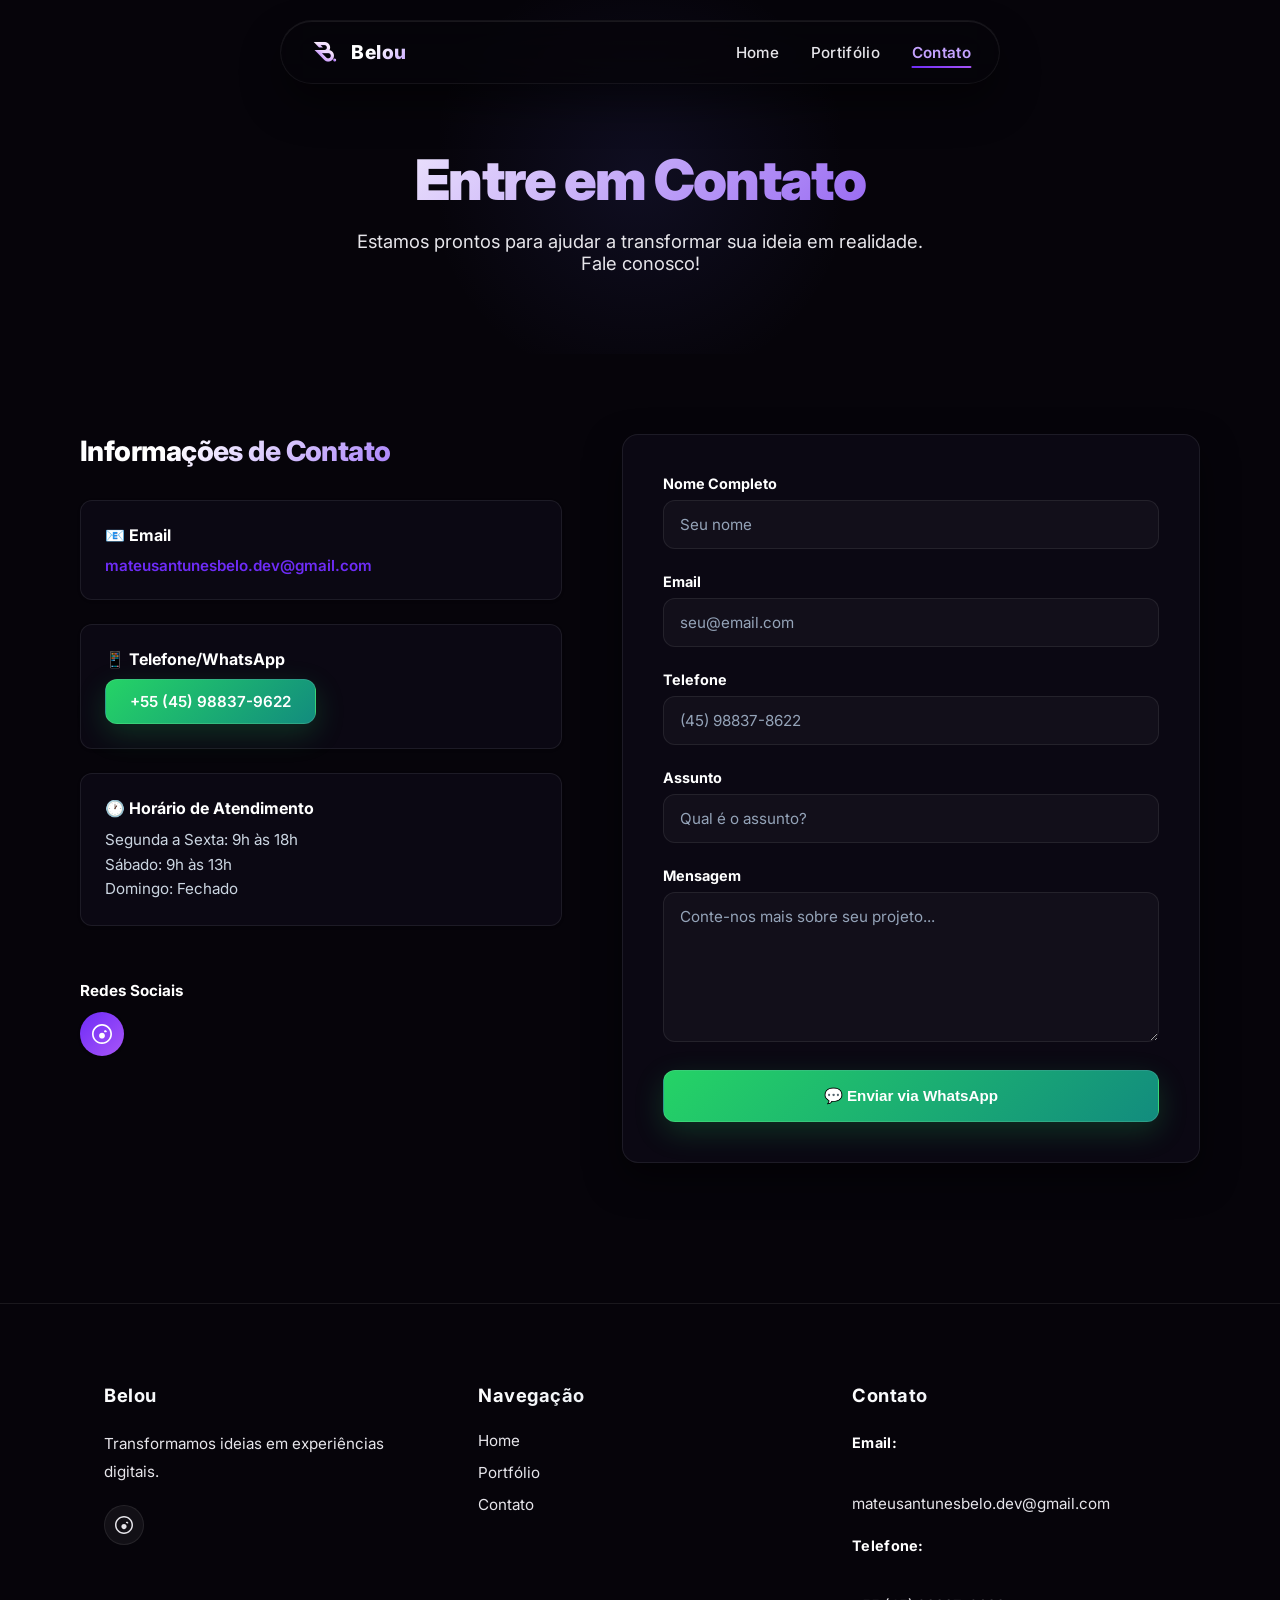
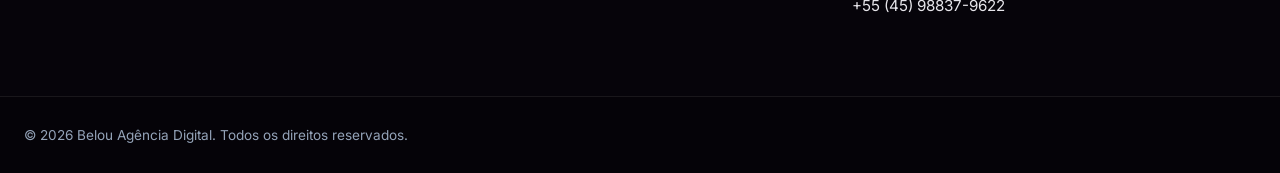
<file: contato.html>
<!DOCTYPE html>
<html lang="pt-br">
<head>
  <meta charset="UTF-8">
  <meta name="viewport" content="width=device-width, initial-scale=1.0">
  <title>Belou - Contato</title>
  <link rel="icon" type="image/png" href="img/favicon.png">
  <link rel="stylesheet" href="css/index.css/style.css">
  <link rel="stylesheet" href="css/contato.css/contato.css">
  <link rel="stylesheet" href="css/index.css/footer.css">
  <link rel="preconnect" href="https://fonts.googleapis.com">
    <link rel="preconnect" href="https://fonts.gstatic.com" crossorigin>
    <link
        href="https://fonts.googleapis.com/css2?family=Inter:ital,opsz,wght@0,14..32,100..900;1,14..32,100..900&display=swap"
        rel="stylesheet">
</head>
<body>
  <nav>
    <a href="index.html" class="logo-link">
      <img src="img/logo.png" alt="Belou Logo" class="nav-logo">
      <span class="logo-text">Belou</span>
    </a>
    <div class="menu">
      <a href="index.html">Home</a>
      <a href="portifolio.html">Portifólio</a>
      <a href="contato.html" class="active">Contato</a>
    </div>
  </nav>

  <main>
    <!-- Hero Section -->
    <section class="contact-hero">
      <h1>Entre em Contato</h1>
      <p>Estamos prontos para ajudar a transformar sua ideia em realidade. Fale conosco!</p>
    </section>

    <!-- Contact Section -->
    <section class="contact-section">
      <div class="contact-container">
        <!-- Contact Info -->
        <aside class="contact-info">
          <h3>Informações de Contato</h3>
          
          <div class="info-card">
            <h4>📧 Email</h4>
            <a href="mailto:mateusantunesbelo.dev@gmail.com">mateusantunesbelo.dev@gmail.com</a>
          </div>

          <div class="info-card">
            <h4>📱 Telefone/WhatsApp</h4>
            <a href="https://wa.me/5545988379622?text=Olá%2C%20gostaria%20de%20conhecer%20mais%20sobre%20os%20serviços%20da%20Belou" target="_blank" class="whatsapp-btn">
              +55 (45) 98837-9622
            </a>
          </div>

          <div class="info-card">
            <h4>🕐 Horário de Atendimento</h4>
            <p>Segunda a Sexta: 9h às 18h<br>Sábado: 9h às 13h<br>Domingo: Fechado</p>
          </div>

          <div class="social-contact">
            <h4>Redes Sociais</h4>
            <div class="social-icons">
              <a href="https://www.instagram.com/belou.dev/" target="_blank" title="Instagram">
                <svg viewBox="0 0 24 24" fill="currentColor"><path d="M12 0C5.373 0 0 5.373 0 12s5.373 12 12 12 12-5.373 12-12S18.627 0 12 0m0 2c5.514 0 10 4.486 10 10s-4.486 10-10 10S2 17.514 2 12 6.486 2 12 2m3.5 12c0 1.93-1.57 3.5-3.5 3.5s-3.5-1.57-3.5-3.5 1.57-3.5 3.5-3.5 3.5 1.57 3.5 3.5m2.5-5.5c0 .828-.672 1.5-1.5 1.5S14.5 9.828 14.5 9s.672-1.5 1.5-1.5 1.5.672 1.5 1.5z"></path></svg>
              </a>
            </div>
          </div>
        </aside>

        <!-- Contact Form -->
        <div class="contact-form-wrapper">
          <form class="contact-form" id="contactForm">
            <div class="form-group">
              <label for="name">Nome Completo</label>
              <input type="text" id="name" name="name" placeholder="Seu nome" required>
            </div>

            <div class="form-group">
              <label for="email">Email</label>
              <input type="email" id="email" name="email" placeholder="seu@email.com" required>
            </div>

            <div class="form-group">
              <label for="phone">Telefone</label>
              <input type="tel" id="phone" name="phone" placeholder="(45) 98837-8622">
            </div>

            <div class="form-group">
              <label for="subject">Assunto</label>
              <input type="text" id="subject" name="subject" placeholder="Qual é o assunto?" required>
            </div>

            <div class="form-group">
              <label for="message">Mensagem</label>
              <textarea id="message" name="message" placeholder="Conte-nos mais sobre seu projeto..." rows="6" required></textarea>
            </div>

            <div class="form-buttons">
              <button type="button" class="btn-submit btn-whatsapp-submit" id="submitWhatsApp">
                💬 Enviar via WhatsApp
              </button>
            </div>
          </form>
        </div>
      </div>
    </section>
  </main>

  <footer class="footer">
    <div class="footer-container">
      <div class="footer-section">
        <h4>Belou</h4>
        <p>Transformamos ideias em experiências digitais.</p>
        <div class="social-links">
          <a href="https://www.instagram.com/belou.dev/" target="_blank" title="Instagram"><svg viewBox="0 0 24 24" fill="currentColor"><path d="M12 0C5.373 0 0 5.373 0 12s5.373 12 12 12 12-5.373 12-12S18.627 0 12 0m0 2c5.514 0 10 4.486 10 10s-4.486 10-10 10S2 17.514 2 12 6.486 2 12 2m3.5 12c0 1.93-1.57 3.5-3.5 3.5s-3.5-1.57-3.5-3.5 1.57-3.5 3.5-3.5 3.5 1.57 3.5 3.5m2.5-5.5c0 .828-.672 1.5-1.5 1.5S14.5 9.828 14.5 9s.672-1.5 1.5-1.5 1.5.672 1.5 1.5z"></path></svg></a>
        </div>
      </div>
      <div class="footer-section">
        <h4>Navegação</h4>
        <ul>
          <li><a href="index.html">Home</a></li>
          <li><a href="portifolio.html">Portfólio</a></li>
          <li><a href="contato.html">Contato</a></li>
        </ul>
      </div>
      <div class="footer-section">
        <h4>Contato</h4>
        <p><strong>Email:</strong><br><a href="mailto:mateusantunesbelo.dev@gmail.com">mateusantunesbelo.dev@gmail.com</a></p>
        <p><strong>Telefone:</strong><br><a href="tel:+5545988379622">+55 (45) 98837-9622</a></p>
      </div>
    </div>
    <div class="footer-bottom">
      <p>&copy; 2026 Belou Agência Digital. Todos os direitos reservados.</p>
    </div>
  </footer>

  <script src="script.js"></script>
</body>
</file>
<file: css/index.css/style.css>
:root {
    /* Colors - Dark Neon Purple Theme */
    --primary: #6E2CF7;
    --primary-gradient: linear-gradient(135deg, #6E2CF7 0%, #a855f7 100%);
    --primary-hover: #5B11EB;
    --primary-light: rgba(110, 44, 247, 0.12);
    --primary-light-hover: rgba(110, 44, 247, 0.22);
    --secondary: #a855f7;
    --accent: #c5a3ff;
    --whatsapp-green: linear-gradient(135deg, #25D366 0%, #128C7E 100%);
    
    /* Dark Theme Elements - Deep black/purple base */
    --bg-dark-start: #06040A;
    --bg-dark-end: #0E0B16;
    --card-bg-dark: rgba(15, 11, 25, 0.65);
    --border-dark: rgba(255, 255, 255, 0.08);
    --border-dark-hover: rgba(110, 44, 247, 0.4);
    
    /* Light Theme Elements - Mapped to dark theme so the whole site is dark */
    --bg-light-start: #06040A;
    --bg-light-end: #0E0B16;
    --card-bg-light: rgba(15, 11, 25, 0.65);
    --border-light: rgba(255, 255, 255, 0.08);
    --border-light-hover: rgba(110, 44, 247, 0.4);
    
    /* Text - Mapped to light text */
    --text-primary-light: #ffffff;
    --text-secondary-light: #e6e5ea;
    --text-primary-dark: #ffffff;
    --text-secondary-dark: #cbd5e1;
    --text-muted: #94a3b8;

    /* Spacing */
    --radius-sm: 8px;
    --radius-md: 12px;
    --radius-lg: 16px;
    --radius-xl: 24px;
    --radius-full: 9999px;

    /* Transitions */
    --transition-smooth: all 0.3s cubic-bezier(0.4, 0, 0.2, 1);
    --transition-bounce: all 0.4s cubic-bezier(0.34, 1.56, 0.64, 1);
    --transition-slow: all 0.5s ease;

    /* Shadows */
    --shadow-sm: 0 1px 3px rgba(0,0,0,0.2);
    --shadow-md: 0 4px 12px rgba(0, 0, 0, 0.4);
    --shadow-lg: 0 15px 35px rgba(0, 0, 0, 0.5);
    --shadow-glow: 0 10px 30px rgba(110, 44, 247, 0.35);
    --shadow-glow-green: 0 10px 30px rgba(37, 211, 102, 0.2);
}

* {
    box-sizing: border-box;
}

html, body {
    overflow-x: hidden;
    max-width: 100%;
    width: 100%;
}

body {
    margin: 0;
    padding: 0;
    border: 0;
    font-family: "Inter", "Helvetica Neue", Helvetica, Arial, sans-serif;
    background-color: var(--bg-dark-start);
    color: var(--text-primary-light);
}

/* Floating Navigation Bar with Logo support */
nav {
    position: fixed;
    top: 20px;
    left: 50%;
    transform: translateX(-50%);
    background: rgba(6, 4, 10, 0.75);
    backdrop-filter: blur(20px);
    -webkit-backdrop-filter: blur(20px);
    display: flex;
    align-items: center;
    justify-content: space-between;
    margin: 0 auto;
    height: 64px;
    width: 720px;
    padding: 0 28px;
    border-radius: var(--radius-full);
    box-shadow: 0 20px 40px rgba(0, 0, 0, 0.45), 
                inset 0 1px 0 rgba(255, 255, 255, 0.08);
    border: 1px solid rgba(255, 255, 255, 0.06);
    z-index: 1000;
    transition: var(--transition-bounce);
}

nav:hover {
    box-shadow: 0 25px 50px rgba(110, 44, 247, 0.2), 
                0 20px 40px rgba(0, 0, 0, 0.5),
                inset 0 1px 0 rgba(255, 255, 255, 0.12);
    border-color: rgba(110, 44, 247, 0.4);
}

.logo-link {
    display: flex;
    align-items: center;
    gap: 10px;
    text-decoration: none;
    color: #ffffff;
    transition: var(--transition-bounce);
}

.logo-link:hover {
    transform: scale(1.03);
}

.nav-logo {
    height: 32px;
    width: 32px;
    object-fit: contain;
}

.logo-text {
    font-weight: 800;
    font-size: 1.2rem;
    letter-spacing: 0.5px;
    background: linear-gradient(135deg, #ffffff 40%, var(--accent) 100%);
    -webkit-background-clip: text;
    -webkit-text-fill-color: transparent;
    background-clip: text;
}

.menu {
    display: flex;
    align-items: center;
    gap: 2rem;
    padding: 0;
}

.menu a {
    color: var(--text-secondary-light);
    text-decoration: none;
    position: relative;
    transition: var(--transition-smooth);
    display: inline-block;
    font-size: 0.95rem;
    font-weight: 500;
    letter-spacing: 0.3px;
    padding: 6px 0;
}

.menu a::after {
    content: '';
    position: absolute;
    bottom: 0;
    left: 50%;
    transform: translateX(-50%);
    width: 0;
    height: 2px;
    background: var(--primary-gradient);
    transition: var(--transition-smooth);
    border-radius: var(--radius-full);
}

.menu a:hover {
    color: var(--text-primary-light);
}

.menu a.active {
    color: var(--accent);
    font-weight: 600;
}

.menu a.active::after {
    width: 100%;
}

.menu a:hover::after {
    width: 100%;
}

/* Responsivo para Nav */
@media (max-width: 768px) {
    nav {
        position: fixed;
        width: 100%;
        height: 56px;
        top: 0;
        left: 0;
        transform: none;
        border-radius: 0;
        border-top: none;
        border-left: none;
        border-right: none;
        box-shadow: 0 4px 20px rgba(0, 0, 0, 0.3);
        padding: 0 20px;
    }

    .menu {
        gap: 1.5rem;
    }

    .menu a {
        font-size: 0.9rem;
    }
}

@media (max-width: 480px) {
    nav {
        width: 100%;
        border-radius: 0;
        height: 52px;
        padding: 0 16px;
    }

    .menu {
        gap: 1rem;
    }

    .menu a {
        font-size: 0.85rem;
    }
    
    .logo-text {
        display: none;
    }
}
</file>
<file: css/contato.css/contato.css>
body {
    background-color: var(--bg-light-start);
}

/* Contact Hero Section */
.contact-hero {
    padding: 100px 20px 80px;
    text-align: center;
    background: transparent;
    margin-top: 0;
    transition: var(--transition-smooth);
    position: relative;
    overflow: hidden;
}

.contact-hero::before {
    content: '';
    position: absolute;
    top: 0;
    left: 50%;
    transform: translateX(-50%);
    width: 400px;
    height: 100%;
    background: radial-gradient(circle, rgba(99, 102, 241, 0.1) 0%, transparent 80%);
    z-index: 0;
    pointer-events: none;
}

.contact-hero h1 {
    font-size: clamp(2.2rem, 6vw, 3.5rem);
    margin-bottom: 16px;
    font-weight: 900;
    letter-spacing: -0.03em;
    background: linear-gradient(135deg, #ffffff 20%, var(--primary-hover) 100%);
    -webkit-background-clip: text;
    -webkit-text-fill-color: transparent;
    background-clip: text;
    position: relative;
    z-index: 1;
    transition: var(--transition-smooth);
    cursor: pointer;
}

.contact-hero h1:hover {
    color: var(--accent);
}

.contact-hero p {
    font-size: 1.15rem;
    color: var(--text-secondary-light);
    max-width: 600px;
    margin: 0 auto;
    position: relative;
    z-index: 1;
}

/* Contact Section */
.contact-section {
    padding: 80px 24px;
    background: transparent;
}

.contact-container {
    max-width: 1120px;
    margin: 0 auto;
    display: grid;
    grid-template-columns: 1fr 1.2fr;
    gap: 60px;
    align-items: start;
}

/* Contact Info */
.contact-info {
    display: flex;
    flex-direction: column;
    gap: 24px;
}

.contact-info h3 {
    font-size: 1.75rem;
    font-weight: 800;
    letter-spacing: -0.02em;
    background: linear-gradient(135deg, var(--text-primary-dark) 20%, var(--primary) 100%);
    -webkit-background-clip: text;
    -webkit-text-fill-color: transparent;
    background-clip: text;
    margin: 0 0 8px 0;
}

.info-card {
    background: var(--card-bg-light);
    padding: 24px;
    border-radius: var(--radius-md);
    border: 1px solid var(--border-light);
    box-shadow: var(--shadow-sm);
    transition: var(--transition-bounce);
}

.info-card:hover {
    transform: translateY(-3px);
    box-shadow: var(--shadow-md);
    border-color: var(--border-light-hover);
}

.info-card h4 {
    font-size: 1rem;
    color: var(--text-primary-dark);
    margin: 0 0 10px 0;
    font-weight: 700;
    display: flex;
    align-items: center;
    gap: 8px;
}

.info-card p {
    color: var(--text-secondary-dark);
    line-height: 1.6;
    margin: 0;
    font-size: 0.95rem;
}

.info-card a {
    color: var(--primary);
    text-decoration: none;
    font-weight: 600;
    transition: var(--transition-smooth);
    font-size: 0.95rem;
}

.info-card a:hover {
    color: var(--secondary);
}

.whatsapp-btn {
    display: inline-flex;
    align-items: center;
    justify-content: center;
    background: var(--whatsapp-green);
    color: white !important;
    padding: 12px 24px;
    border-radius: var(--radius-md);
    text-decoration: none;
    font-weight: 700;
    transition: var(--transition-bounce);
    box-shadow: var(--shadow-glow-green);
    border: 1px solid rgba(255, 255, 255, 0.1);
    font-size: 0.95rem;
}

.whatsapp-btn:hover {
    color: white !important;
    transform: translateY(-3px);
    box-shadow: 0 10px 20px rgba(37, 211, 102, 0.35);
}

.social-contact {
    margin-top: 10px;
}

.social-contact h4 {
    color: var(--text-primary-dark);
    margin-bottom: 12px;
    font-weight: 700;
    font-size: 0.95rem;
}

.social-icons {
    display: flex;
    gap: 12px;
}

.social-icons a {
    width: 44px;
    height: 44px;
    display: flex;
    align-items: center;
    justify-content: center;
    background: var(--primary-gradient);
    border-radius: 50%;
    color: white;
    transition: var(--transition-bounce);
    box-shadow: var(--shadow-sm);
}

.social-icons a:hover {
    transform: translateY(-4px);
    box-shadow: var(--shadow-glow);
}

.social-icons a svg {
    width: 20px;
    height: 20px;
}

/* Contact Form */
.contact-form-wrapper {
    display: flex;
    flex-direction: column;
}

.contact-form {
    background: var(--card-bg-light);
    border-radius: var(--radius-lg);
    padding: 40px;
    border: 1px solid var(--border-light);
    box-shadow: var(--shadow-lg);
}

.form-group {
    margin-bottom: 24px;
    display: flex;
    flex-direction: column;
    gap: 8px; /* Garante alinhamento exato entre label e input */
}

.form-group label {
    font-size: 0.9rem;
    font-weight: 700;
    color: var(--text-primary-dark);
    margin: 0;
}

.form-group input,
.form-group textarea {
    padding: 14px 16px;
    border: 1px solid var(--border-light);
    border-radius: var(--radius-md);
    font-family: 'Inter', sans-serif;
    font-size: 0.95rem;
    color: #ffffff;
    background-color: rgba(255, 255, 255, 0.03);
    transition: var(--transition-smooth);
    width: 100%;
}

.form-group input::placeholder,
.form-group textarea::placeholder {
    color: var(--text-muted);
}

.form-group input:focus,
.form-group textarea:focus {
    outline: none;
    border-color: var(--primary);
    box-shadow: 0 0 0 3px rgba(110, 44, 247, 0.25), var(--shadow-glow);
    background-color: rgba(255, 255, 255, 0.08);
}

.form-group textarea {
    resize: vertical;
    min-height: 150px;
}

/* Form Buttons */
.form-buttons {
    margin-top: 28px;
    width: 100%;
}

.btn-submit {
    display: inline-flex;
    align-items: center;
    justify-content: center;
    color: white;
    padding: 16px 24px;
    border: none;
    border-radius: var(--radius-md);
    font-size: 0.95rem;
    font-weight: 700;
    cursor: pointer;
    transition: var(--transition-bounce);
    box-shadow: var(--shadow-glow);
    border: 1px solid rgba(255, 255, 255, 0.1);
    width: 100%;
}

.btn-whatsapp-submit {
    background: var(--whatsapp-green);
    box-shadow: var(--shadow-glow-green);
}

.btn-whatsapp-submit:hover {
    transform: translateY(-3px);
    box-shadow: 0 10px 20px rgba(37, 211, 102, 0.35);
}

.btn-submit:active {
    transform: translateY(-1px);
}

/* Responsive Design */
@media (max-width: 1024px) {
    .contact-container {
        gap: 40px;
    }

    .contact-form {
        padding: 30px;
    }
}

@media (max-width: 768px) {
    .contact-section {
        padding: 60px 20px;
    }

    .contact-container {
        grid-template-columns: 1fr;
        gap: 40px;
    }

    .contact-form {
        padding: 30px 24px;
    }
}

@media (max-width: 480px) {
    .contact-section {
        padding: 40px 16px;
    }

    .contact-form {
        padding: 24px 16px;
        border-radius: var(--radius-lg);
    }

    .form-buttons {
        grid-template-columns: 1fr;
        gap: 12px;
    }

    .btn-submit {
        padding: 14px 20px;
        font-size: 0.9rem;
    }
}
</file>
<file: css/index.css/footer.css>
/* Footer */
.footer {
    background: transparent;
    color: var(--text-secondary-light);
    margin-top: 60px;
    border-top: 1px solid var(--border-dark);
}

.footer-container {
    display: grid;
    grid-template-columns: repeat(auto-fit, minmax(240px, 1fr));
    gap: 50px;
    max-width: 1120px;
    margin: 0 auto;
    padding: 80px 24px 60px;
}

.footer-section h4 {
    font-size: 1.15rem;
    font-weight: 700;
    color: var(--text-primary-light);
    margin: 0 0 24px 0;
    letter-spacing: 0.5px;
    background: linear-gradient(135deg, #ffffff 0%, #cbd5e1 100%);
    -webkit-background-clip: text;
    -webkit-text-fill-color: transparent;
    background-clip: text;
}

.footer-section p {
    color: var(--text-secondary-light);
    line-height: 1.8;
    margin: 0 0 16px 0;
    font-size: 0.95rem;
}

.footer-section p strong {
    color: var(--text-primary-light);
    display: block;
    margin-bottom: 6px;
    font-size: 0.9rem;
    letter-spacing: 0.3px;
}

.footer-section ul {
    list-style: none;
    padding: 0;
    margin: 0;
}

.footer-section ul li {
    margin-bottom: 12px;
}

.footer-section a {
    color: var(--text-secondary-light);
    text-decoration: none;
    transition: var(--transition-bounce);
    font-size: 0.95rem;
    display: inline-block; /* Essencial para a animação de transform funcionar */
}

.footer-section a:hover {
    color: var(--accent);
    transform: translate3d(8px, 0, 0);
}

/* Social Links */
.social-links {
    display: flex;
    gap: 12px;
    margin-top: 20px;
}

.social-links a {
    display: inline-flex;
    align-items: center;
    justify-content: center;
    width: 40px;
    height: 40px;
    background: rgba(255, 255, 255, 0.05);
    border: 1px solid var(--border-dark);
    border-radius: 50%;
    transition: var(--transition-bounce);
}

.social-links a svg {
    width: 18px;
    height: 18px;
    color: var(--text-secondary-light);
    transition: var(--transition-smooth);
}

.social-links a:hover {
    background: var(--primary-light-hover);
    border-color: rgba(99, 102, 241, 0.4);
    transform: translate3d(0, -4px, 0) scale(1.1);
    box-shadow: 0 10px 20px rgba(99, 102, 241, 0.15);
}

.social-links a:hover svg {
    color: var(--accent);
}

/* Footer Bottom */
.footer-bottom {
    background: rgba(0, 0, 0, 0.2);
    padding: 30px 24px;
    border-top: 1px solid var(--border-dark);
    display: flex;
    flex-direction: row;
    align-items: center;
    justify-content: space-between;
    flex-wrap: wrap;
    gap: 20px;
    max-width: 100%;
}

.footer-bottom p {
    margin: 0;
    color: var(--text-muted);
    font-size: 0.85rem;
}

.footer-links {
    display: flex;
    gap: 30px;
    flex-wrap: wrap;
    justify-content: center;
}

.footer-links a {
    color: var(--text-muted);
    text-decoration: none;
    font-size: 0.85rem;
    transition: var(--transition-smooth);
    display: inline-block;
}

.footer-links a:hover {
    color: var(--accent);
}

/* Responsivo */
@media (max-width: 768px) {
    .footer-container {
        grid-template-columns: repeat(2, 1fr);
        gap: 40px;
        padding: 60px 20px 40px;
    }

    .footer-bottom {
        flex-direction: column;
        text-align: center;
        align-items: center;
    }
}

@media (max-width: 480px) {
    .footer-container {
        grid-template-columns: 1fr;
        gap: 32px;
        padding: 40px 16px 30px;
    }
}
</file>
